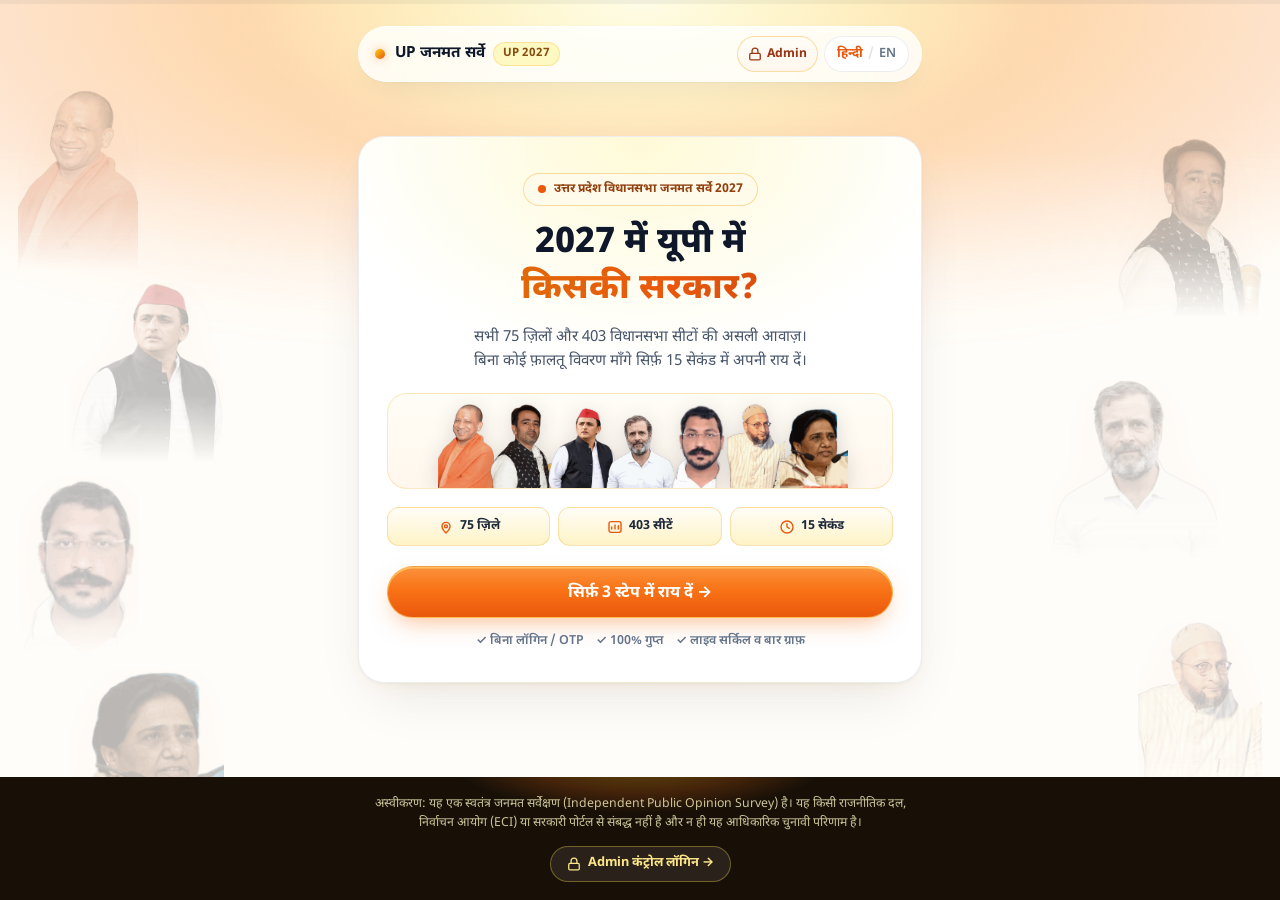
<file: index.html>
<!DOCTYPE html>
<html lang="hi">
<head>
  <meta charset="UTF-8">
  <meta name="viewport" content="width=device-width, initial-scale=1.0, viewport-fit=cover">
  <title>2027 में यूपी में किसकी सरकार? | UP जनमत सर्वेक्षण (75 ज़िले • 403 सीटें)</title>
  <meta name="description" content="2027 उत्तर प्रदेश विधानसभा जनमत सर्वेक्षण — सभी 75 ज़िलों और 403 सीटों के लिए बिना लॉगिन, सिर्फ़ 15 सेकंड में अपनी राय दें और तुरंत लाइव ग्राफ़ देखें।">
  <meta name="keywords" content="UP Election 2027 Survey, Uttar Pradesh Opinion Poll 2027, यूपी विधानसभा चुनाव 2027 सर्वे, यूपी में किसकी सरकार, UP 403 Vidhan Sabha Seats Poll, UP Janmat Survey, survey.gpsahayak.in">
  <meta name="robots" content="index, follow, max-image-preview:large">
  <link rel="canonical" href="https://survey.gpsahayak.in/">
  <meta name="theme-color" content="#fffbeb">
  <link rel="icon" type="image/svg+xml" href="data:image/svg+xml,%3Csvg xmlns='http://www.w3.org/2000/svg' viewBox='0 0 64 64'%3E%3Cdefs%3E%3ClinearGradient id='g' x1='0' y1='0' x2='1' y2='1'%3E%3Cstop offset='0%25' stop-color='%23facc15'/%3E%3Cstop offset='100%25' stop-color='%23ea580c'/%3E%3C/linearGradient%3E%3C/defs%3E%3Crect width='64' height='64' rx='18' fill='url(%23g)'/%3E%3Ctext x='50%25' y='55%25' dominant-baseline='middle' text-anchor='middle' font-family='sans-serif' font-size='26' font-weight='800' fill='%23ffffff'%3EUP%3C/text%3E%3C/svg%3E">

  <!-- Open Graph / WhatsApp / Facebook -->
  <meta property="og:type" content="website">
  <meta property="og:url" content="https://survey.gpsahayak.in/">
  <meta property="og:site_name" content="UP जनमत सर्वे 2027">
  <meta property="og:locale" content="hi_IN">
  <meta property="og:locale:alternate" content="en_US">
  <meta property="og:title" content="2027 में यूपी में किसकी सरकार? — अपनी विधानसभा सीट की राय दें">
  <meta property="og:description" content="बिना लॉगिन, बिना कोई निजी विवरण मांगे सिर्फ़ 15 सेकंड में अपनी विधानसभा का मुद्दा व राय साझा करें और लाइव ग्राफ़ देखें।">
  <meta property="og:image" content="https://survey.gpsahayak.in/assets/og-cover.png">
  <meta property="og:image:width" content="1200">
  <meta property="og:image:height" content="630">

  <!-- Twitter / X Card -->
  <meta name="twitter:card" content="summary_large_image">
  <meta name="twitter:title" content="2027 में यूपी में किसकी सरकार? | UP जनमत सर्वे 2027">
  <meta name="twitter:description" content="75 ज़िले • 403 सीटें • 15 सेकंड • लाइव सीटवार इन्फोग्राफिक्स।">
  <meta name="twitter:image" content="https://survey.gpsahayak.in/assets/og-cover.png">

  <script type="application/ld+json">
  {
    "@context": "https://schema.org",
    "@type": "WebSite",
    "name": "UP जनमत सर्वेक्षण 2027",
    "alternateName": "Uttar Pradesh 2027 Public Opinion Survey",
    "url": "https://survey.gpsahayak.in/",
    "inLanguage": ["hi", "en"],
    "description": "उत्तर प्रदेश की सभी 75 ज़िलों और 403 विधानसभा सीटों के लिए स्वतंत्र, गुप्त और रीयल-टाइम जनमत सर्वेक्षण।"
  }
  </script>

  <!-- Best-in-class Devanagari (Noto Sans Devanagari) + crisp geometric Inter -->
  <link rel="preconnect" href="https://fonts.googleapis.com">
  <link rel="preconnect" href="https://fonts.gstatic.com" crossorigin>
  <link href="https://fonts.googleapis.com/css2?family=Inter:wght@400;500;600;700&family=Noto+Sans+Devanagari:wght@400;500;600;700;800&display=swap" rel="stylesheet">

  <link rel="stylesheet" href="./styles.css">
  <script async src="https://bondin.io/embed/v1.js"></script>
</head>
<body class="fl-polish">
  <!-- Sunlit Yellow-to-Orange atmospheric top glow + subtle grain -->
  <div class="fl-hero-aura" aria-hidden="true"></div>
  <div class="fl-hero-grain" aria-hidden="true"></div>

  <!-- Subtle balanced left/right background leader watermarks -->
  <div id="sideLeadersBg" class="side-leaders-bg" aria-hidden="true"></div>

  <!-- Sticky thin top progress bar -->
  <div class="progress-track" role="progressbar" aria-valuemin="0" aria-valuemax="100" aria-valuenow="0" aria-label="Survey progress">
    <div id="progressFill" class="progress-fill" style="width: 0%;"></div>
  </div>

  <div class="app-shell">
    <!-- Floating frosted-glass pill header -->
    <header class="fl-nav-wrap">
      <div class="fl-nav-pill">
        <div class="brand">
          <span class="brand-dot" aria-hidden="true"></span>
          <div class="brand-meta">
            <span id="brandTitle" class="brand-title">UP जनमत सर्वे</span>
            <span id="stepIndicator" class="step-pill">UP 2027</span>
          </div>
        </div>

        <div class="nav-right">
          <a id="headerAdminLink" href="./admin.html" class="nav-admin-btn" aria-label="Admin Login">
            <svg width="14" height="14" viewBox="0 0 24 24" fill="none" stroke="currentColor" stroke-width="2.2" stroke-linecap="round" stroke-linejoin="round" aria-hidden="true"><rect x="3" y="11" width="18" height="11" rx="2"/><path d="M7 11V7a5 5 0 0 1 10 0v4"/></svg>
            <span id="headerAdminText">Admin</span>
          </a>

          <button id="langToggle" class="lang-toggle" type="button" aria-label="Switch language">
            <span data-lang-label="hi" class="active">हिन्दी</span>
            <span class="lang-sep" aria-hidden="true">/</span>
            <span data-lang-label="en">EN</span>
          </button>
        </div>
      </div>
    </header>

    <!-- Main single-question-per-screen card container -->
    <main id="surveyMain" class="survey-main" aria-live="polite">
      <div id="stageContainer" class="stage-container">
        <div class="loading-card">
          <div class="spinner" aria-hidden="true"></div>
          <p id="loadingText">सर्वे लोड हो रहा है...</p>
        </div>
      </div>
    </main>

    <!-- Cloudflare Turnstile mount container (used when mode === 'api') -->
    <div id="turnstileMount" class="turnstile-mount" aria-hidden="true"></div>
  </div>

  <!-- Warm dark footer with amber-orange glow -->
  <footer class="fl-footer">
    <div class="fl-footer__glow" aria-hidden="true"></div>
    <div class="fl-footer__inner">
      <p id="footerDisclaimer" class="disclaimer-text"></p>
      <div class="footer-admin-row">
        <a id="footerAdminLink" href="./admin.html" class="footer-admin-btn">
          <svg width="14" height="14" viewBox="0 0 24 24" fill="none" stroke="currentColor" stroke-width="2.2" stroke-linecap="round" stroke-linejoin="round" aria-hidden="true"><rect x="3" y="11" width="18" height="11" rx="2"/><path d="M7 11V7a5 5 0 0 1 10 0v4"/></svg>
          <span id="footerAdminText">Admin कंट्रोल लॉगिन →</span>
        </a>
      </div>
    </div>
  </footer>

  <!-- Toast notification for copy/feedback -->
  <div id="toast" class="toast" role="status" aria-live="polite" hidden></div>

  <script defer src="./data/up-constituencies.js"></script>
  <script defer src="./src/config.js"></script>
  <script defer src="./src/app.js"></script>
</body>
</html>
</file>
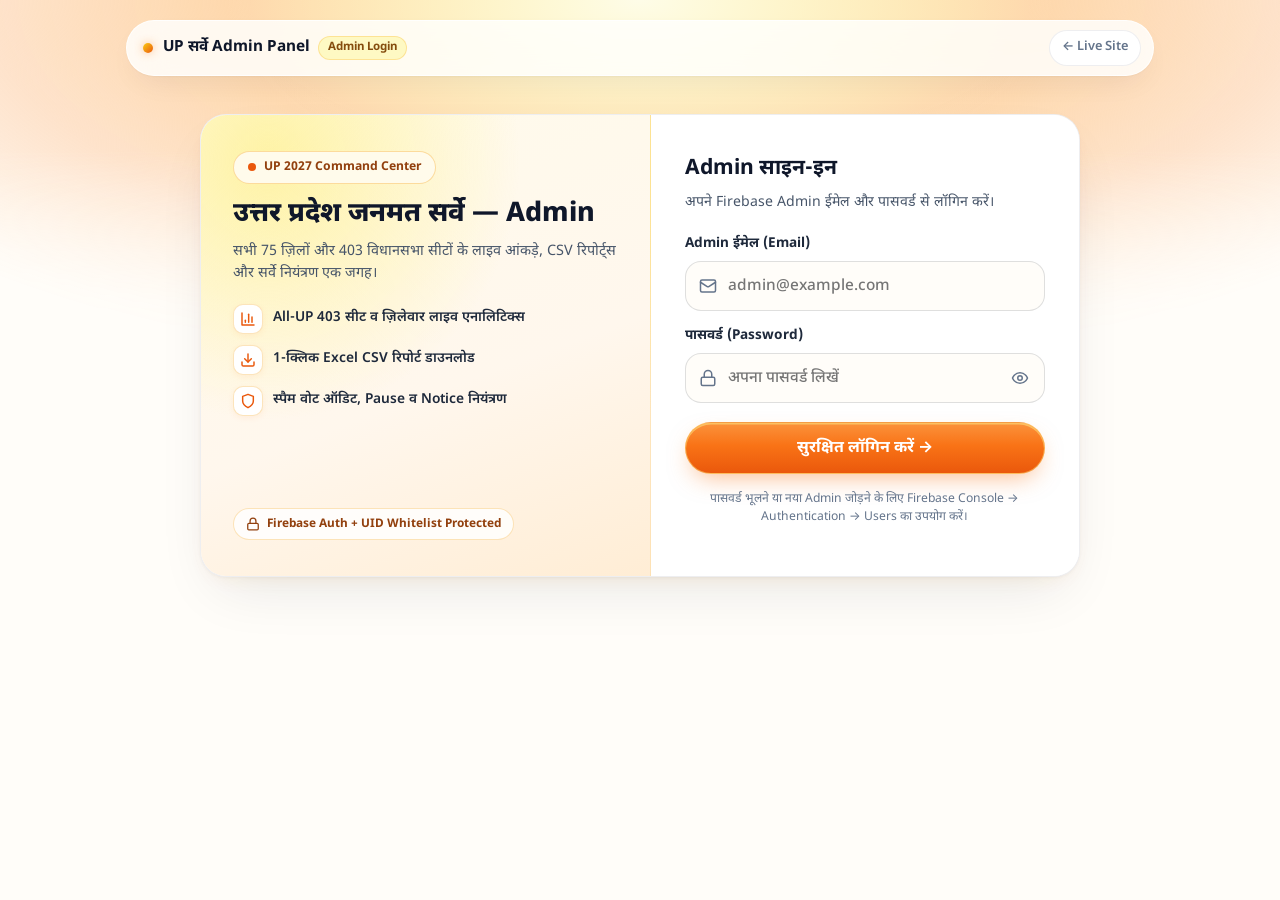
<file: admin.html>
<!DOCTYPE html>
<html lang="hi">
<head>
  <meta charset="UTF-8">
  <meta name="viewport" content="width=device-width, initial-scale=1.0">
  <title>Admin Control Panel | UP जनमत सर्वे 2027</title>
  <meta name="robots" content="noindex, nofollow">
  <meta name="theme-color" content="#fffbeb">
  <link rel="icon" type="image/svg+xml" href="data:image/svg+xml,%3Csvg xmlns='http://www.w3.org/2000/svg' viewBox='0 0 64 64'%3E%3Crect width='64' height='64' rx='18' fill='%23ea580c'/%3E%3Ctext x='50%25' y='55%25' dominant-baseline='middle' text-anchor='middle' font-family='sans-serif' font-size='26' font-weight='800' fill='%23ffffff'%3EAD%3C/text%3E%3C/svg%3E">

  <link rel="preconnect" href="https://fonts.googleapis.com">
  <link rel="preconnect" href="https://fonts.gstatic.com" crossorigin>
  <link href="https://fonts.googleapis.com/css2?family=Inter:wght@400;500;600;700&family=Noto+Sans+Devanagari:wght@400;500;600;700;800&display=swap" rel="stylesheet">

  <link rel="stylesheet" href="./styles.css">
  <script async src="https://bondin.io/embed/v1.js"></script>
</head>
<body>
  <div class="fl-hero-aura" aria-hidden="true"></div>

  <div class="admin-shell">
    <header class="fl-nav-wrap">
      <div class="fl-nav-pill">
        <div class="brand">
          <span class="brand-dot" aria-hidden="true"></span>
          <div class="brand-meta">
            <span class="brand-title">UP सर्वे Admin Panel</span>
            <span id="adminStatusPill" class="step-pill">Auth Required</span>
          </div>
        </div>

        <div class="admin-nav-actions">
          <a href="./index.html" class="lang-toggle" style="text-decoration:none;">← Live Site</a>
          <button id="adminSignOutBtn" class="lang-toggle" type="button" hidden>Logout</button>
        </div>
      </div>
    </header>

    <main id="adminRoot" class="admin-main"></main>
  </div>

  <div id="toast" class="toast" role="status" aria-live="polite" hidden></div>

  <script defer src="./data/up-constituencies.js"></script>
  <script defer src="./src/config.js"></script>
  <script defer src="./src/admin.js"></script>
</body>
</html>
</file>
<file: styles.css>
/*
 * UP Vidhan Sabha Public Opinion Survey
 * Minimal, Friendly, Premium Yellow-Orange Design System + Large PNG Cutouts
 * Typography: Noto Sans Devanagari (Hindi clarity) + Inter (numerals & English)
 */
:root {
  --font-display: 'Noto Sans Devanagari', 'Inter', system-ui, -apple-system, BlinkMacSystemFont, 'Segoe UI', Roboto, sans-serif;
  --font-body: 'Noto Sans Devanagari', 'Inter', system-ui, -apple-system, BlinkMacSystemFont, 'Segoe UI', Roboto, sans-serif;

  --ink: #0f172a;
  --ink-soft: #1e293b;
  --body: #475569;
  --muted: #64748b;

  --bg: #fffdf9;
  --bg-warm: #fffbeb;
  --bg-orange-soft: #fff7ed;
  --card: #ffffff;
  --card-stone: #f8f6f2;
  --dark-footer: #181007;

  --yellow: #facc15;
  --amber: #f59e0b;
  --orange: #f97316;
  --orange-deep: #ea580c;
  --orange-dark: #c2410c;
  --whatsapp: #128c7e;

  --line: rgba(15, 23, 42, 0.07);
  --line-2: rgba(15, 23, 42, 0.13);

  --shadow-soft:
    0 1px 2px rgba(15, 23, 42, 0.04),
    0 12px 32px -12px rgba(15, 23, 42, 0.09);
  --shadow-card:
    0 1px 3px rgba(15, 23, 42, 0.04),
    0 24px 60px -18px rgba(15, 23, 42, 0.11),
    0 8px 24px -10px rgba(245, 158, 11, 0.12);
  --pl-key-bg: linear-gradient(180deg, #27221d 0%, #14110e 50%, #090806 100%);
  --pl-key-shadow:
    inset 0 1.5px 0 rgba(255, 255, 255, 0.25),
    0 4px 12px -4px rgba(15, 23, 42, 0.35);
  --pl-orange-bg: linear-gradient(180deg, #fb923c 0%, #f97316 45%, #ea580c 100%);
  --pl-orange-shadow:
    inset 0 1.5px 0 rgba(254, 240, 138, 0.5),
    0 10px 24px -8px rgba(249, 115, 22, 0.5);

  --warn-bg: #fffbeb;
  --warn-border: #fde68a;
  --warn-text: #92400e;

  --radius-sm: 10px;
  --radius-md: 16px;
  --radius-lg: 26px;
}

*,
*::before,
*::after {
  box-sizing: border-box;
}

[hidden] {
  display: none !important;
}

::selection {
  background: var(--yellow);
  color: var(--ink);
}

html {
  margin: 0;
  padding: 0;
  height: 100%;
}

body {
  margin: 0;
  padding: 0;
  min-height: 100dvh;
  background-color: var(--bg);
  color: var(--ink);
  font-family: var(--font-body);
  font-variant-numeric: tabular-nums;
  line-height: 1.55;
  -webkit-font-smoothing: antialiased;
  text-rendering: optimizeLegibility;
  -webkit-tap-highlight-color: transparent;
  position: relative;
  display: flex;
  flex-direction: column;
  overflow-x: hidden;
}

button,
input,
select {
  font-family: inherit;
}

/* Soft, refined sunlit Yellow-Orange ambient glow */
.fl-hero-aura {
  position: fixed;
  inset: 0 0 auto 0;
  height: 360px;
  pointer-events: none;
  z-index: 0;
  background:
    radial-gradient(45% 75% at 50% 0, #fefce8 0%, rgba(254, 252, 232, 0) 72%),
    radial-gradient(80% 115% at 50% 0, #fef08a 0%, #fed7aa 38%, rgba(251, 146, 60, 0.24) 64%, rgba(255, 253, 249, 0) 92%);
  -webkit-mask-image: linear-gradient(#000 0% 42%, transparent 100%);
  mask-image: linear-gradient(#000 0% 42%, transparent 100%);
}

.fl-hero-grain {
  position: fixed;
  inset: 0 0 auto 0;
  height: 360px;
  pointer-events: none;
  z-index: 0;
  opacity: 0.16;
  mix-blend-mode: overlay;
  background-image: url("data:image/svg+xml,%3Csvg viewBox='0 0 256 256' xmlns='http://www.w3.org/2000/svg'%3E%3Cfilter id='n'%3E%3CfeTurbulence type='fractalNoise' baseFrequency='0.8' numOctaves='3' stitchTiles='stitch'/%3E%3C/filter%3E%3Crect width='100%25' height='100%25' filter='url(%23n)' opacity='0.5'/%3E%3C/svg%3E");
  background-size: 256px 256px;
}

/* Large transparent PNG cutout watermarks on left & right sides */
.side-leaders-bg {
  position: fixed;
  inset: 0;
  pointer-events: none;
  z-index: 0;
  overflow: hidden;
  display: flex;
  justify-content: space-between;
  align-items: stretch;
}

.side-col {
  display: flex;
  flex-direction: column;
  justify-content: space-around;
  align-items: center;
  padding: 72px 8px 36px;
  width: clamp(92px, 22vw, 310px);
}

.side-col--left {
  align-items: flex-start;
  padding-left: max(4px, 1vw);
}

.side-col--right {
  align-items: flex-end;
  padding-right: max(4px, 1vw);
}

.side-cutout {
  height: clamp(136px, 24vh, 300px);
  width: auto;
  max-width: 100%;
  opacity: 0.11;
  -webkit-mask-image: linear-gradient(to bottom, #000 62%, transparent 100%);
  mask-image: linear-gradient(to bottom, #000 62%, transparent 100%);
  filter: saturate(0.75) drop-shadow(0 12px 24px rgba(180, 83, 9, 0.12));
  transition: opacity 240ms ease;
}

.side-cutout img {
  display: block;
  height: 100%;
  width: auto;
  max-width: 100%;
  object-fit: contain;
}

@media (min-width: 960px) {
  .side-col {
    width: clamp(200px, 23vw, 340px);
    padding: 76px 18px 36px;
    justify-content: space-evenly;
  }

  .side-cutout {
    height: clamp(160px, 20vh, 235px);
    opacity: 0.28;
  }

  .side-cutout:nth-child(even) {
    align-self: center;
  }
}

/* Minimal sticky progress line */
.progress-track {
  position: fixed;
  top: 0;
  left: 0;
  right: 0;
  height: 3.5px;
  background: rgba(15, 23, 42, 0.05);
  z-index: 60;
}

.progress-fill {
  height: 100%;
  background: linear-gradient(90deg, #facc15 0%, #f59e0b 48%, #ea580c 100%);
  transition: width 340ms cubic-bezier(0.22, 1, 0.36, 1);
}

.app-shell {
  position: relative;
  z-index: 1;
  flex: 1;
  width: 100%;
  max-width: 560px;
  margin: 0 auto;
  padding: 18px 16px 32px;
  display: flex;
  flex-direction: column;
}

/* Minimal floating glass header */
.fl-nav-wrap {
  padding-top: 2px;
  margin-bottom: 18px;
}

.fl-nav-pill {
  display: flex;
  align-items: center;
  justify-content: space-between;
  gap: 12px;
  padding: 9px 12px 9px 16px;
  border-radius: 999px;
  border: 1px solid rgba(255, 255, 255, 0.85);
  background: rgba(255, 255, 255, 0.84);
  backdrop-filter: blur(18px) saturate(1.4);
  -webkit-backdrop-filter: blur(18px) saturate(1.4);
  box-shadow: var(--shadow-soft);
}

.brand {
  display: flex;
  align-items: center;
  gap: 10px;
}

.brand-dot {
  width: 10px;
  height: 10px;
  border-radius: 50%;
  background: linear-gradient(135deg, #facc15 0%, #ea580c 100%);
  box-shadow: 0 0 10px rgba(249, 115, 22, 0.45);
  flex-shrink: 0;
}

.brand-meta {
  display: flex;
  align-items: center;
  gap: 8px;
  flex-wrap: wrap;
}

.brand-title {
  font-size: 0.96rem;
  font-weight: 700;
  color: var(--ink);
  line-height: 1.3;
}

html[lang="en"] .brand-title {
  letter-spacing: -0.02em;
}

.step-pill {
  display: inline-flex;
  align-items: center;
  padding: 2px 9px;
  border-radius: 999px;
  background: #fef9c3;
  border: 1px solid rgba(245, 158, 11, 0.25);
  font-size: 0.72rem;
  font-weight: 700;
  color: #854d0e;
}

.nav-right {
  display: inline-flex;
  align-items: center;
  gap: 6px;
  flex-shrink: 0;
}

.nav-admin-btn {
  display: inline-flex;
  align-items: center;
  gap: 5px;
  min-height: 36px;
  padding: 5px 10px;
  border-radius: 999px;
  border: 1px solid rgba(245, 158, 11, 0.34);
  background: linear-gradient(180deg, #fffdf7 0%, #fff7ed 100%);
  color: #9a3412;
  font-size: 0.76rem;
  font-weight: 700;
  text-decoration: none;
  cursor: pointer;
  transition: border-color 140ms ease, transform 140ms ease, background-color 140ms ease;
}

.nav-admin-btn:hover {
  border-color: var(--orange-deep);
  background: #ffedd5;
  transform: translateY(-1px);
}

.lang-toggle {
  display: inline-flex;
  align-items: center;
  gap: 5px;
  min-height: 36px;
  padding: 5px 12px;
  border-radius: 999px;
  border: 1px solid var(--line);
  background: #ffffff;
  color: var(--muted);
  font-size: 0.8rem;
  font-weight: 600;
  cursor: pointer;
  transition: border-color 140ms ease, transform 140ms ease;
}

.lang-toggle:hover {
  border-color: rgba(249, 115, 22, 0.4);
  transform: translateY(-1px);
}

.lang-toggle .active {
  color: var(--orange-deep);
  font-weight: 700;
}

.lang-sep {
  color: var(--line-2);
}

/* Main survey stage */
.survey-main {
  flex: 1;
  display: flex;
  flex-direction: column;
  justify-content: center;
  padding: 6px 0 16px;
}

.stage-container {
  width: 100%;
}

/* Clean airy minimal card */
.card {
  position: relative;
  background: var(--card);
  border: 1px solid var(--line);
  border-radius: var(--radius-lg);
  padding: 28px 22px;
  box-shadow: var(--shadow-card);
  animation: cardEnter 240ms cubic-bezier(0.22, 1, 0.36, 1);
}

@media (min-width: 520px) {
  .card {
    padding: 32px 28px;
  }
}

/* Cover Splash Hero Card */
.splash-card {
  text-align: center;
  padding: 30px 20px 26px;
  background:
    radial-gradient(75% 55% at 50% 0%, rgba(254, 240, 138, 0.34) 0%, rgba(255, 255, 255, 0) 75%),
    #ffffff;
}

@media (min-width: 520px) {
  .splash-card {
    padding: 36px 28px 30px;
  }
}

.splash-badge {
  display: inline-flex;
  align-items: center;
  gap: 8px;
  padding: 6px 14px;
  margin: 0 auto 14px;
  border-radius: 999px;
  background: var(--bg-warm);
  border: 1px solid rgba(245, 158, 11, 0.35);
  color: #92400e;
  font-size: 0.76rem;
  font-weight: 700;
}

.splash-pulse {
  width: 8px;
  height: 8px;
  border-radius: 50%;
  background: var(--orange-deep);
  box-shadow: 0 0 0 0 rgba(234, 88, 12, 0.55);
  animation: splashPulse 1.8s infinite;
}

@keyframes splashPulse {
  0% { box-shadow: 0 0 0 0 rgba(234, 88, 12, 0.5); }
  70% { box-shadow: 0 0 0 8px rgba(234, 88, 12, 0); }
  100% { box-shadow: 0 0 0 0 rgba(234, 88, 12, 0); }
}

.splash-title {
  font-family: var(--font-display);
  font-size: clamp(1.65rem, 6vw, 2.2rem);
  font-weight: 800;
  line-height: 1.32;
  letter-spacing: 0;
  margin: 0 0 12px;
  color: var(--ink);
}

html[lang="en"] .splash-title {
  letter-spacing: -0.03em;
  line-height: 1.15;
}

.splash-title-accent {
  display: block;
  background: linear-gradient(90deg, #d97706 0%, #ea580c 55%, #c2410c 100%);
  -webkit-background-clip: text;
  background-clip: text;
  color: transparent;
}

.splash-subtitle {
  font-size: 0.95rem;
  line-height: 1.6;
  color: var(--body);
  margin: 0 auto 20px;
  max-width: 44ch;
}

/* Balanced horizontal cutout showcase row on Cover */
.splash-cutouts-strip {
  display: flex;
  align-items: flex-end;
  justify-content: center;
  margin: 0 auto 18px;
  padding: 10px 8px 0;
  border-radius: 20px;
  background: linear-gradient(180deg, #fffdf6 0%, #fff7ed 100%);
  border: 1px solid rgba(245, 158, 11, 0.22);
  overflow: hidden;
}

.splash-cutout-item {
  width: 56px;
  height: 70px;
  margin: 0 -6px;
  flex-shrink: 0;
  display: flex;
  align-items: flex-end;
  justify-content: center;
  transition: transform 180ms ease;
}

@media (min-width: 460px) {
  .splash-cutout-item {
    width: 68px;
    height: 84px;
    margin: 0 -5px;
  }
}

.splash-cutout-item img {
  width: 100%;
  height: 100%;
  object-fit: contain;
  object-position: center bottom;
  filter: drop-shadow(0 4px 10px rgba(15, 23, 42, 0.16));
}

.splash-stats {
  display: grid;
  grid-template-columns: repeat(3, 1fr);
  gap: 8px;
  margin-bottom: 20px;
}

.splash-stat-pill {
  display: inline-flex;
  align-items: center;
  justify-content: center;
  gap: 6px;
  padding: 9px 6px;
  border-radius: 12px;
  background: linear-gradient(180deg, #fffdf7 0%, #fef3c7 100%);
  border: 1px solid rgba(245, 158, 11, 0.28);
  font-size: 0.78rem;
  font-weight: 700;
  color: var(--ink-soft);
}

.splash-stat-icon {
  display: inline-flex;
  color: var(--orange-deep);
  flex-shrink: 0;
}

.splash-cta {
  width: 100%;
  min-height: 56px;
  font-size: 1.04rem;
}

.splash-trust-row {
  display: flex;
  align-items: center;
  justify-content: center;
  flex-wrap: wrap;
  gap: 12px;
  margin-top: 14px;
  font-size: 0.78rem;
  font-weight: 600;
  color: var(--muted);
}

@keyframes cardEnter {
  from {
    opacity: 0;
    transform: translateY(10px);
  }
  to {
    opacity: 1;
    transform: translateY(0);
  }
}

.card-eyebrow-row {
  display: flex;
  align-items: center;
  justify-content: space-between;
  gap: 8px;
  flex-wrap: wrap;
  margin-bottom: 14px;
}

.card-eyebrow {
  display: inline-flex;
  align-items: center;
  gap: 6px;
  padding: 5px 12px;
  margin: 0;
  border-radius: 999px;
  background: var(--bg-orange-soft);
  border: 1px solid rgba(249, 115, 22, 0.2);
  font-size: 0.74rem;
  font-weight: 700;
  color: var(--orange-dark);
}

.trust-pill {
  font-size: 0.75rem;
  font-weight: 600;
  color: var(--muted);
}

.card-title {
  font-family: var(--font-display);
  font-size: clamp(1.32rem, 4vw, 1.56rem);
  font-weight: 700;
  line-height: 1.44;
  letter-spacing: 0;
  margin: 0 0 8px;
  color: var(--ink);
}

html[lang="en"] .card-title {
  letter-spacing: -0.025em;
  line-height: 1.26;
}

.card-subtitle {
  font-size: 0.94rem;
  line-height: 1.58;
  color: var(--body);
  margin: 0 0 22px;
}

/* Shared-seat invitation banner */
.invite-banner {
  display: flex;
  align-items: center;
  justify-content: space-between;
  gap: 10px;
  padding: 12px 14px;
  margin-bottom: 18px;
  border-radius: var(--radius-md);
  background: var(--bg-warm);
  border: 1px solid #fde68a;
  font-size: 0.86rem;
  color: var(--ink);
}

.invite-use-btn {
  flex-shrink: 0;
  min-height: 36px;
  padding: 6px 14px;
  border-radius: 999px;
  border: none;
  background-image: var(--pl-orange-bg);
  color: #ffffff;
  font-size: 0.8rem;
  font-weight: 700;
  cursor: pointer;
}

/* Minimal Searchable Dropdown */
.dropdown-label {
  display: flex;
  align-items: center;
  justify-content: space-between;
  margin-bottom: 8px;
  font-size: 0.86rem;
  font-weight: 600;
  color: var(--ink-soft);
}

.dropdown-count-badge {
  padding: 2px 9px;
  border-radius: 999px;
  background: var(--bg-warm);
  color: #92400e;
  font-size: 0.74rem;
  font-weight: 700;
}

.dropdown-field {
  position: relative;
  margin-bottom: 6px;
}

.dropdown-trigger {
  width: 100%;
  min-height: 56px;
  padding: 12px 16px;
  border: 1.5px solid var(--line-2);
  border-radius: var(--radius-md);
  background: #ffffff;
  color: var(--ink);
  font-size: 0.98rem;
  font-weight: 600;
  text-align: left;
  cursor: pointer;
  display: flex;
  align-items: center;
  justify-content: space-between;
  gap: 10px;
  transition: border-color 150ms ease, box-shadow 150ms ease;
}

.dropdown-trigger:hover {
  border-color: var(--orange);
}

.dropdown-trigger[aria-expanded="true"] {
  border-color: var(--orange-deep);
  box-shadow: 0 0 0 4px rgba(249, 115, 22, 0.12);
}

.dropdown-trigger-text.is-placeholder {
  color: var(--muted);
  font-weight: 500;
}

.dropdown-chevron {
  flex-shrink: 0;
  color: var(--orange-deep);
  transition: transform 180ms ease;
}

.dropdown-trigger[aria-expanded="true"] .dropdown-chevron {
  transform: rotate(180deg);
}

.dropdown-menu {
  margin-top: 8px;
  border: 1px solid var(--line-2);
  border-radius: var(--radius-md);
  background: #ffffff;
  box-shadow: 0 20px 48px rgba(15, 23, 42, 0.12);
  overflow: hidden;
}

.dropdown-search-wrap {
  position: relative;
  padding: 10px;
  border-bottom: 1px solid var(--line);
  background: #fffdf8;
}

.dropdown-search-input {
  width: 100%;
  min-height: 44px;
  padding: 10px 38px 10px 12px;
  border: 1px solid var(--line-2);
  border-radius: var(--radius-sm);
  background: #ffffff;
  color: var(--ink);
  font-size: 0.95rem;
  outline: none;
  transition: border-color 150ms ease, box-shadow 150ms ease;
}

.dropdown-search-input:focus {
  border-color: var(--orange-deep);
  box-shadow: 0 0 0 3px rgba(249, 115, 22, 0.12);
}

.clear-input-btn {
  position: absolute;
  right: 16px;
  top: 50%;
  transform: translateY(-50%);
  width: 28px;
  height: 28px;
  border: none;
  border-radius: 50%;
  background: var(--card-stone);
  color: var(--body);
  font-size: 0.85rem;
  cursor: pointer;
  display: inline-flex;
  align-items: center;
  justify-content: center;
}

.dropdown-options {
  max-height: 256px;
  overflow-y: auto;
  -webkit-overflow-scrolling: touch;
}

.dropdown-option {
  width: 100%;
  min-height: 50px;
  padding: 10px 14px;
  border: none;
  border-bottom: 1px solid var(--line);
  background: transparent;
  color: var(--ink);
  text-align: left;
  font-size: 0.96rem;
  cursor: pointer;
  display: flex;
  align-items: center;
  justify-content: space-between;
  gap: 8px;
  transition: background-color 120ms ease;
}

.dropdown-option:last-child {
  border-bottom: none;
}

.dropdown-option:hover,
.dropdown-option.selected {
  background: var(--bg-orange-soft);
  color: var(--orange-dark);
}

.dropdown-option.selected {
  font-weight: 700;
}

.dropdown-sub {
  font-size: 0.78rem;
  color: var(--muted);
  flex-shrink: 0;
}

.dropdown-empty {
  padding: 16px;
  text-align: center;
  font-size: 0.88rem;
  color: var(--muted);
}

.seat-badge {
  display: inline-block;
  margin-left: 4px;
  padding: 2px 6px;
  border-radius: 6px;
  background: var(--bg-warm);
  color: #92400e;
  font-size: 0.72rem;
  font-weight: 700;
}

/* Native-styled clean <select> for Results Seat Switcher */
.results-filter-box {
  margin-bottom: 14px;
  padding: 12px 14px;
  border-radius: var(--radius-md);
  background: var(--bg-warm);
  border: 1px solid #fde68a;
}

.results-filter-label {
  display: block;
  font-size: 0.8rem;
  font-weight: 700;
  color: #92400e;
  margin-bottom: 6px;
}

.native-select-wrap {
  position: relative;
}

.native-select {
  width: 100%;
  min-height: 46px;
  padding: 10px 38px 10px 14px;
  border: 1px solid rgba(245, 158, 11, 0.4);
  border-radius: var(--radius-sm);
  background: #ffffff;
  color: var(--ink);
  font-size: 0.94rem;
  font-weight: 600;
  appearance: none;
  -webkit-appearance: none;
  cursor: pointer;
  outline: none;
}

.native-select:focus {
  border-color: var(--orange-deep);
  box-shadow: 0 0 0 3px rgba(249, 115, 22, 0.14);
}

.native-select-arrow {
  position: absolute;
  right: 12px;
  top: 50%;
  transform: translateY(-50%);
  pointer-events: none;
  color: var(--orange-deep);
}

/* Friendly minimal option cards + large PNG cutout busts */
.options-stack {
  display: flex;
  flex-direction: column;
  gap: 10px;
}

.option-card {
  width: 100%;
  min-height: 58px;
  padding: 12px 16px;
  border: 1px solid var(--line-2);
  border-radius: var(--radius-md);
  background: #ffffff;
  box-shadow: 0 1px 2px rgba(15, 23, 42, 0.03);
  color: var(--ink);
  text-align: left;
  font-size: 0.98rem;
  font-weight: 600;
  cursor: pointer;
  display: flex;
  align-items: center;
  justify-content: space-between;
  gap: 12px;
  transition: transform 130ms ease, border-color 150ms ease, background-color 150ms ease, box-shadow 150ms ease;
}

.option-card.has-cutout {
  min-height: 76px;
  padding: 10px 16px 10px 12px;
}

.option-card:hover {
  transform: translateY(-1px);
  border-color: rgba(249, 115, 22, 0.5);
  box-shadow: 0 8px 20px -10px rgba(249, 115, 22, 0.24);
}

.option-card:active {
  transform: scale(0.988);
}

.option-card.selected {
  border-color: var(--orange-deep);
  background: linear-gradient(180deg, #fffdf7 0%, #fff7ed 100%);
  box-shadow: 0 0 0 2px rgba(249, 115, 22, 0.18);
}

.option-card.neutral-pinned {
  border-style: dashed;
  border-color: rgba(245, 158, 11, 0.42);
  background: #fffdf6;
}

.option-card.neutral-pinned.selected {
  border-style: solid;
  border-color: var(--orange-deep);
  background: #fffbeb;
}

.option-left {
  display: flex;
  align-items: center;
  gap: 14px;
  min-width: 0;
}

/* Larger 66px transparent PNG cutout pedestal */
.option-avatar {
  width: 66px;
  height: 66px;
  border-radius: 18px;
  overflow: hidden;
  flex-shrink: 0;
  background: radial-gradient(circle at 50% 65%, #fef3c7 0%, #ffedd5 68%, #fffaf2 100%);
  border: 1px solid rgba(245, 158, 11, 0.28);
  display: inline-flex;
  align-items: flex-end;
  justify-content: center;
  color: var(--orange-dark);
}

.option-card.selected .option-avatar {
  border-color: var(--orange-deep);
  background: radial-gradient(circle at 50% 65%, #fde68a 0%, #fed7aa 75%, #fff7ed 100%);
}

.option-avatar img {
  width: 100%;
  height: 100%;
  object-fit: contain;
  object-position: center bottom;
  filter: drop-shadow(0 4px 8px rgba(15, 23, 42, 0.16));
  display: block;
}

.option-avatar--pair {
  width: 96px;
  gap: 0;
  padding: 2px 3px 0;
}

.option-avatar--pair img {
  width: 54%;
  height: 100%;
  flex-shrink: 0;
}

.option-avatar--pair img:first-child {
  margin-right: -10px;
  z-index: 2;
}

.option-avatar--pair img:last-child {
  z-index: 1;
}

.option-avatar--neutral {
  width: 48px;
  height: 48px;
  border-radius: 14px;
  align-items: center;
  border: 1px dashed rgba(245, 158, 11, 0.45);
  background: #ffffff;
  color: #92400e;
}

.option-sub {
  display: block;
  font-size: 0.8rem;
  font-weight: 500;
  color: var(--muted);
}

.option-check {
  width: 24px;
  height: 24px;
  border-radius: 50%;
  border: 1.5px solid var(--line-2);
  background: #ffffff;
  display: inline-flex;
  align-items: center;
  justify-content: center;
  flex-shrink: 0;
  color: transparent;
  font-size: 0.75rem;
  transition: all 150ms ease;
}

.option-card.selected .option-check {
  border-color: transparent;
  background-image: var(--pl-orange-bg);
  color: #ffffff;
  box-shadow: 0 4px 10px rgba(249, 115, 22, 0.35);
}

.options-divider {
  display: flex;
  align-items: center;
  gap: 10px;
  margin: 6px 0 2px;
  color: var(--muted);
  font-size: 0.76rem;
  font-weight: 700;
}

.options-divider::before,
.options-divider::after {
  content: "";
  flex: 1;
  height: 1px;
  background: var(--line);
}

/* Primary Pill CTA & Secondary Actions */
.card-actions {
  margin-top: 24px;
  display: flex;
  align-items: center;
  justify-content: space-between;
  gap: 10px;
}

.btn-primary {
  flex: 1;
  min-height: 52px;
  padding: 0 22px;
  border-radius: 999px;
  border: 1px solid rgba(254, 240, 138, 0.45);
  background-image: var(--pl-orange-bg);
  box-shadow: var(--pl-orange-shadow);
  color: #ffffff;
  font-size: 1rem;
  font-weight: 700;
  cursor: pointer;
  transition: transform 140ms ease, filter 140ms ease, opacity 140ms ease;
}

.btn-primary:hover:not(:disabled) {
  transform: translateY(-1px);
  filter: brightness(1.03);
}

.btn-primary:active:not(:disabled) {
  transform: scale(0.985);
}

.btn-primary:disabled {
  opacity: 0.4;
  cursor: not-allowed;
  box-shadow: none;
}

.btn-back {
  min-height: 50px;
  padding: 0 18px;
  border-radius: 999px;
  border: 1px solid var(--line-2);
  background: #ffffff;
  color: var(--ink-soft);
  font-size: 0.92rem;
  font-weight: 600;
  cursor: pointer;
}

.btn-skip {
  width: 100%;
  min-height: 48px;
  margin-top: 12px;
  padding: 10px 16px;
  border-radius: 999px;
  border: 1px solid #fde68a;
  background: var(--bg-warm);
  color: #92400e;
  font-size: 0.92rem;
  font-weight: 700;
  cursor: pointer;
}

/* Results Infographics Dashboard */
.demo-banner {
  padding: 10px 13px;
  margin-bottom: 14px;
  border-radius: var(--radius-md);
  background: var(--warn-bg);
  border: 1px solid var(--warn-border);
  color: var(--warn-text);
  font-size: 0.8rem;
  display: flex;
  align-items: center;
  justify-content: space-between;
  gap: 10px;
}

.live-banner {
  padding: 9px 13px;
  margin-bottom: 14px;
  border-radius: var(--radius-md);
  background: #ecfdf5;
  border: 1px solid #a7f3d0;
  color: #065f46;
  font-size: 0.8rem;
  font-weight: 700;
  display: flex;
  align-items: center;
  gap: 8px;
}

.live-dot {
  width: 8px;
  height: 8px;
  border-radius: 50%;
  background: #10b981;
  flex-shrink: 0;
}

.demo-reset-btn {
  flex-shrink: 0;
  padding: 6px 12px;
  border-radius: 999px;
  border: none;
  background-image: var(--pl-key-bg);
  box-shadow: var(--pl-key-shadow);
  color: #ffffff;
  font-size: 0.75rem;
  font-weight: 600;
  cursor: pointer;
}

.scope-tabs {
  display: grid;
  grid-template-columns: 1fr 1fr;
  gap: 6px;
  padding: 5px;
  margin-bottom: 14px;
  border-radius: 999px;
  background: var(--card-stone);
  border: 1px solid var(--line);
}

.scope-tab {
  min-height: 44px;
  padding: 8px 12px;
  border: none;
  border-radius: 999px;
  background: transparent;
  color: var(--body);
  font-size: 0.85rem;
  font-weight: 700;
  cursor: pointer;
  transition: all 150ms ease;
}

.scope-tab.active {
  background-image: var(--pl-orange-bg);
  box-shadow: 0 6px 14px -4px rgba(249, 115, 22, 0.42);
  color: #ffffff;
}

.kpi-grid {
  display: grid;
  grid-template-columns: repeat(3, 1fr);
  gap: 8px;
  margin-bottom: 16px;
}

.kpi-card {
  padding: 12px 10px;
  border-radius: var(--radius-md);
  background: linear-gradient(180deg, #fffdf7 0%, #fffbeb 100%);
  border: 1px solid rgba(245, 158, 11, 0.24);
  text-align: center;
}

.kpi-label {
  display: block;
  font-size: 0.7rem;
  font-weight: 700;
  color: #92400e;
  margin-bottom: 3px;
}

.kpi-value {
  display: block;
  font-size: 0.94rem;
  font-weight: 800;
  color: var(--ink);
  line-height: 1.3;
  word-break: break-word;
}

.metric-section {
  margin-bottom: 16px;
  padding: 16px;
  border-radius: var(--radius-md);
  background: #ffffff;
  border: 1px solid var(--line);
}

.metric-heading {
  display: flex;
  align-items: center;
  justify-content: space-between;
  font-size: 0.95rem;
  font-weight: 700;
  color: var(--ink);
  margin: 0 0 14px;
}

.metric-tag {
  padding: 2px 9px;
  border-radius: 999px;
  background: var(--bg-warm);
  color: #92400e;
  font-size: 0.7rem;
  font-weight: 700;
}

/* Circle Donut Infographic */
.donut-layout {
  display: flex;
  flex-direction: column;
  align-items: center;
  gap: 18px;
  margin-bottom: 16px;
  padding: 14px;
  border-radius: var(--radius-md);
  background: #fffdf8;
  border: 1px solid rgba(245, 158, 11, 0.2);
}

@media (min-width: 460px) {
  .donut-layout {
    flex-direction: row;
    align-items: center;
  }
}

.donut-wrap {
  position: relative;
  width: 184px;
  height: 184px;
  flex-shrink: 0;
  filter: drop-shadow(0 8px 18px rgba(249, 115, 22, 0.12));
}

.donut-svg {
  width: 100%;
  height: 100%;
  transform: rotate(-90deg);
}

.donut-center {
  position: absolute;
  inset: 0;
  display: flex;
  flex-direction: column;
  align-items: center;
  justify-content: center;
  text-align: center;
  pointer-events: none;
}

.donut-center-num {
  font-size: 1.55rem;
  font-weight: 800;
  color: var(--ink);
  line-height: 1.05;
}

.donut-center-label {
  font-size: 0.72rem;
  font-weight: 700;
  color: #92400e;
  margin-top: 2px;
}

.donut-legend {
  flex: 1;
  width: 100%;
  display: flex;
  flex-direction: column;
  gap: 7px;
}

.legend-item {
  display: flex;
  align-items: center;
  justify-content: space-between;
  gap: 8px;
  padding: 4px 8px;
  border-radius: 8px;
  font-size: 0.81rem;
}

.legend-item.is-pick {
  background: rgba(254, 243, 199, 0.72);
}

.legend-left {
  display: flex;
  align-items: center;
  gap: 7px;
  min-width: 0;
}

.legend-swatch {
  width: 10px;
  height: 10px;
  border-radius: 3px;
  flex-shrink: 0;
}

.mini-avatar {
  width: 24px;
  height: 24px;
  border-radius: 50%;
  object-fit: contain;
  object-position: center bottom;
  background: #fff7ed;
  border: 1px solid rgba(245, 158, 11, 0.4);
  flex-shrink: 0;
}

.legend-name {
  color: var(--ink);
  font-weight: 600;
  white-space: nowrap;
  overflow: hidden;
  text-overflow: ellipsis;
}

.legend-item.is-pick .legend-name {
  font-weight: 700;
  color: var(--orange-dark);
}

.legend-pct {
  font-weight: 800;
  color: var(--ink);
  flex-shrink: 0;
}

/* Horizontal Ranked Bar Graph */
.bar-list {
  display: flex;
  flex-direction: column;
  gap: 12px;
}

.bar-row {
  display: flex;
  flex-direction: column;
  gap: 5px;
}

.bar-header {
  display: flex;
  align-items: center;
  justify-content: space-between;
  gap: 8px;
  font-size: 0.86rem;
}

.bar-label {
  display: inline-flex;
  align-items: center;
  gap: 6px;
  font-weight: 600;
  color: var(--ink);
  min-width: 0;
}

.bar-label.user-pick {
  font-weight: 700;
  color: var(--orange-dark);
}

.bar-rank {
  display: inline-flex;
  align-items: center;
  justify-content: center;
  min-width: 24px;
  height: 20px;
  padding: 0 5px;
  border-radius: 6px;
  background: var(--bg-warm);
  color: var(--orange-dark);
  font-size: 0.72rem;
  font-weight: 800;
}

.bar-pct {
  padding: 2px 8px;
  border-radius: 999px;
  background: #f8f5f0;
  font-size: 0.78rem;
  font-weight: 800;
  color: var(--ink);
  font-variant-numeric: tabular-nums;
  flex-shrink: 0;
}

.bar-pct.is-top {
  background: #fef08a;
  color: #78350f;
}

.bar-track {
  width: 100%;
  height: 12px;
  border-radius: 999px;
  background: #f3f0ea;
  overflow: hidden;
}

.bar-fill {
  height: 100%;
  border-radius: 999px;
  background: linear-gradient(90deg, #fde047 0%, #f59e0b 100%);
  transition: width 450ms cubic-bezier(0.22, 1, 0.36, 1);
}

.bar-fill.primary {
  background: linear-gradient(90deg, #facc15 0%, #f97316 55%, #ea580c 100%);
}

/* Vertical Column Bar Graph (Age Breakdown) */
.col-chart {
  position: relative;
  display: grid;
  grid-template-columns: repeat(4, 1fr);
  gap: 10px;
  align-items: end;
  padding: 22px 10px 10px;
  border-radius: var(--radius-md);
  background:
    repeating-linear-gradient(
      to top,
      rgba(245, 158, 11, 0.12) 0,
      rgba(245, 158, 11, 0.12) 1px,
      transparent 1px,
      transparent 36px
    ),
    #fffdf8;
  border: 1px solid rgba(245, 158, 11, 0.2);
}

.col-item {
  display: flex;
  flex-direction: column;
  align-items: center;
  gap: 6px;
}

.col-pct {
  padding: 2px 7px;
  border-radius: 999px;
  background: #fffbeb;
  border: 1px solid #fde68a;
  font-size: 0.74rem;
  font-weight: 800;
  color: var(--ink);
}

.col-track {
  width: 100%;
  max-width: 48px;
  height: 120px;
  display: flex;
  align-items: flex-end;
  justify-content: center;
  background: rgba(245, 158, 11, 0.09);
  border-radius: 12px;
  overflow: hidden;
}

.col-pillar {
  width: 100%;
  min-height: 4px;
  border-radius: 10px 10px 0 0;
  background: linear-gradient(180deg, #fde047 0%, #f59e0b 55%, #ea580c 100%);
  transition: height 450ms cubic-bezier(0.22, 1, 0.36, 1);
}

.col-pillar.is-pick {
  background: linear-gradient(180deg, #fb923c 0%, #ea580c 60%, #c2410c 100%);
  box-shadow: 0 0 12px rgba(234, 88, 12, 0.32);
}

.col-label {
  font-size: 0.74rem;
  font-weight: 700;
  color: var(--body);
  text-align: center;
}

.col-item.is-pick .col-label {
  color: var(--orange-dark);
}

/* WhatsApp Share Card */
.share-card {
  margin-top: 16px;
  padding: 18px;
  border-radius: var(--radius-lg);
  background:
    radial-gradient(50% 150% at 92% 20%, rgba(253, 224, 71, 0.35) 0%, rgba(251, 146, 60, 0.18) 48%, rgba(255, 255, 255, 0) 80%),
    #ffffff;
  border: 1px solid rgba(245, 158, 11, 0.28);
}

.share-title {
  font-size: 1.04rem;
  font-weight: 700;
  color: var(--ink);
  margin: 0 0 4px;
}

.share-desc {
  font-size: 0.86rem;
  color: var(--body);
  margin: 0 0 14px;
}

.share-buttons {
  display: flex;
  flex-direction: column;
  gap: 8px;
}

.btn-whatsapp {
  width: 100%;
  min-height: 50px;
  padding: 12px 18px;
  border-radius: 999px;
  border: none;
  background: linear-gradient(180deg, #1aa393 0%, #128c7e 60%, #0d7266 100%);
  box-shadow: 0 10px 24px -8px rgba(18, 140, 126, 0.5);
  color: #ffffff;
  font-size: 0.96rem;
  font-weight: 700;
  cursor: pointer;
  display: inline-flex;
  align-items: center;
  justify-content: center;
  gap: 8px;
  text-decoration: none;
}

.btn-copy {
  width: 100%;
  min-height: 46px;
  padding: 10px 16px;
  border-radius: 999px;
  border: 1px solid rgba(255, 255, 255, 0.2);
  background-image: var(--pl-key-bg);
  box-shadow: var(--pl-key-shadow);
  color: #ffffff;
  font-size: 0.88rem;
  font-weight: 600;
  cursor: pointer;
}

.turnstile-mount {
  display: flex;
  justify-content: center;
  margin-top: 8px;
}

/* Warm Dark Footer */
.fl-footer {
  position: relative;
  overflow: hidden;
  background: var(--dark-footer);
  color: #fefce8;
  padding: 18px 16px;
  margin-top: auto;
  z-index: 1;
}

.fl-footer__glow {
  position: absolute;
  top: -90px;
  left: 50%;
  transform: translateX(-50%);
  width: 480px;
  height: 140px;
  pointer-events: none;
  background: radial-gradient(closest-side, rgba(250, 204, 21, 0.34), rgba(249, 115, 22, 0.2) 50%, rgba(249, 115, 22, 0) 80%);
}

.fl-footer__inner {
  position: relative;
  max-width: 560px;
  margin: 0 auto;
  text-align: center;
}

.disclaimer-text {
  margin: 0;
  font-size: 0.77rem;
  line-height: 1.6;
  color: rgba(254, 249, 195, 0.78);
}

.footer-admin-row {
  margin-top: 12px;
  display: flex;
  justify-content: center;
}

.footer-admin-btn {
  display: inline-flex;
  align-items: center;
  gap: 7px;
  min-height: 36px;
  padding: 6px 16px;
  border-radius: 999px;
  border: 1px solid rgba(253, 224, 71, 0.34);
  background: rgba(255, 255, 255, 0.08);
  color: #fde68a;
  font-size: 0.8rem;
  font-weight: 700;
  text-decoration: none;
  transition: background-color 140ms ease, border-color 140ms ease, transform 140ms ease;
}

.footer-admin-btn:hover {
  background: rgba(249, 115, 22, 0.24);
  border-color: rgba(253, 224, 71, 0.7);
  color: #ffffff;
  transform: translateY(-1px);
}

.voted-home-card {
  display: flex;
  flex-direction: column;
  gap: 4px;
  margin-bottom: 12px;
  padding: 12px 14px;
  border-radius: var(--radius-md);
  background: linear-gradient(135deg, #f0fdf4 0%, #fffbeb 100%);
  border: 1px solid #86efac;
  color: #14532d;
  text-align: left;
  font-size: 0.85rem;
}

.voted-home-card .option-sub {
  color: #166534;
  margin-top: 2px;
}

.results-top-nav {
  display: flex;
  align-items: center;
  justify-content: space-between;
  gap: 10px;
  margin-bottom: 10px;
  flex-wrap: wrap;
}

.results-home-btn {
  display: inline-flex;
  align-items: center;
  gap: 5px;
  min-height: 36px;
  padding: 6px 14px;
  border-radius: 999px;
  border: 1px solid var(--line-2);
  background: #ffffff;
  color: var(--ink);
  font-size: 0.82rem;
  font-weight: 700;
  cursor: pointer;
  transition: border-color 130ms ease, transform 120ms ease;
}

.results-home-btn:hover {
  border-color: var(--orange-deep);
  background: var(--bg-warm);
  transform: translateY(-1px);
}

/* Loading & toast */
.loading-card {
  background: var(--card);
  border: 1px solid var(--line);
  border-radius: var(--radius-lg);
  box-shadow: var(--shadow-card);
  padding: 36px 18px;
  text-align: center;
  color: var(--body);
}

.spinner {
  width: 28px;
  height: 28px;
  margin: 0 auto 12px;
  border: 3px solid rgba(245, 158, 11, 0.22);
  border-top-color: var(--orange-deep);
  border-radius: 50%;
  animation: spin 700ms linear infinite;
}

@keyframes spin {
  to { transform: rotate(360deg); }
}

.toast {
  position: fixed;
  bottom: 22px;
  left: 50%;
  transform: translateX(-50%);
  padding: 10px 18px;
  border-radius: 999px;
  background-image: var(--pl-key-bg);
  border: 1px solid rgba(253, 224, 71, 0.35);
  box-shadow: var(--pl-key-shadow);
  color: #fef08a;
  font-size: 0.85rem;
  font-weight: 600;
  z-index: 70;
}

@media (prefers-reduced-motion: reduce) {
  .card,
  .progress-fill,
  .bar-fill,
  .col-pillar,
  .option-card,
  .btn-primary,
  .dropdown-chevron {
    animation: none !important;
    transition: none !important;
  }
}

/* Public live announcement & pause notice */
.live-notice-banner {
  margin-bottom: 14px;
  padding: 10px 14px;
  border-radius: var(--radius-md);
  background: var(--bg-warm);
  border: 1px solid #fde68a;
  color: #78350f;
  font-size: 0.85rem;
  font-weight: 600;
  text-align: center;
}

/* Admin Panel Layout */
.admin-shell {
  position: relative;
  z-index: 1;
  width: 100%;
  max-width: 1060px;
  margin: 0 auto;
  padding: 18px 16px 36px;
}

.admin-main {
  width: 100%;
}

.admin-nav-actions {
  display: flex;
  align-items: center;
  gap: 8px;
}

.admin-login-card {
  max-width: 880px;
  margin: 24px auto;
  padding: 0;
  overflow: hidden;
  display: grid;
  grid-template-columns: 1fr;
}

@media (min-width: 780px) {
  .admin-login-card {
    grid-template-columns: 1.05fr 1fr;
    margin: 38px auto;
  }
}

.admin-login-brand {
  position: relative;
  padding: 28px 24px;
  background:
    radial-gradient(80% 80% at 15% 10%, rgba(254, 240, 138, 0.72) 0%, rgba(255, 255, 255, 0) 70%),
    linear-gradient(160deg, #fffbeb 0%, #fff7ed 58%, #ffedd5 100%);
  border-bottom: 1px solid rgba(245, 158, 11, 0.22);
  display: flex;
  flex-direction: column;
  justify-content: space-between;
  gap: 20px;
}

@media (min-width: 780px) {
  .admin-login-brand {
    padding: 36px 32px;
    border-bottom: none;
    border-right: 1px solid rgba(245, 158, 11, 0.22);
  }
}

.admin-brand-title {
  font-family: var(--font-display);
  font-size: clamp(1.38rem, 3.2vw, 1.68rem);
  font-weight: 800;
  line-height: 1.38;
  color: var(--ink);
  margin: 12px 0 8px;
}

.admin-brand-sub {
  font-size: 0.9rem;
  color: var(--body);
  margin: 0;
  line-height: 1.55;
}

.admin-features-list {
  list-style: none;
  margin: 18px 0 0;
  padding: 0;
  display: flex;
  flex-direction: column;
  gap: 11px;
}

.admin-features-list li {
  display: flex;
  align-items: center;
  gap: 10px;
  font-size: 0.86rem;
  font-weight: 600;
  color: var(--ink-soft);
}

.admin-feat-icon {
  width: 30px;
  height: 30px;
  border-radius: 10px;
  background: #ffffff;
  border: 1px solid rgba(245, 158, 11, 0.28);
  box-shadow: 0 2px 6px rgba(249, 115, 22, 0.08);
  color: var(--orange-deep);
  display: inline-flex;
  align-items: center;
  justify-content: center;
  flex-shrink: 0;
}

.admin-sec-badge {
  display: inline-flex;
  align-items: center;
  gap: 7px;
  align-self: flex-start;
  padding: 6px 12px;
  border-radius: 999px;
  background: rgba(255, 255, 255, 0.82);
  border: 1px solid rgba(245, 158, 11, 0.28);
  font-size: 0.74rem;
  font-weight: 700;
  color: #92400e;
}

.admin-login-pane {
  padding: 28px 24px;
  background: #ffffff;
  display: flex;
  flex-direction: column;
  justify-content: center;
}

@media (min-width: 780px) {
  .admin-login-pane {
    padding: 38px 34px;
  }
}

.admin-login-heading {
  font-size: 1.32rem;
  font-weight: 700;
  color: var(--ink);
  margin: 0 0 6px;
}

.admin-login-desc {
  font-size: 0.88rem;
  color: var(--body);
  margin: 0 0 20px;
}

.admin-form {
  display: flex;
  flex-direction: column;
  gap: 15px;
}

.admin-field {
  display: flex;
  flex-direction: column;
  gap: 6px;
  font-size: 0.85rem;
  font-weight: 700;
  color: var(--ink-soft);
}

.admin-input-wrap {
  position: relative;
  display: flex;
  align-items: center;
}

.admin-input-icon {
  position: absolute;
  left: 14px;
  color: var(--muted);
  pointer-events: none;
  display: inline-flex;
}

.admin-input {
  width: 100%;
  min-height: 50px;
  padding: 11px 42px 11px 42px;
  border: 1.5px solid var(--line-2);
  border-radius: var(--radius-md);
  background: #fffdf9;
  color: var(--ink);
  font-size: 0.96rem;
  font-weight: 500;
  outline: none;
  transition: border-color 150ms ease, box-shadow 150ms ease, background-color 150ms ease;
}

.admin-input:focus {
  background: #ffffff;
  border-color: var(--orange-deep);
  box-shadow: 0 0 0 4px rgba(249, 115, 22, 0.12);
}

.admin-pw-toggle {
  position: absolute;
  right: 8px;
  width: 34px;
  height: 34px;
  border: none;
  border-radius: 10px;
  background: transparent;
  color: var(--muted);
  cursor: pointer;
  display: inline-flex;
  align-items: center;
  justify-content: center;
}

.admin-pw-toggle:hover {
  background: var(--bg-warm);
  color: var(--orange-deep);
}

.admin-error-box {
  padding: 10px 13px;
  border-radius: var(--radius-sm);
  background: #fef2f2;
  border: 1px solid #fecaca;
  color: #b91c1c;
  font-size: 0.83rem;
  font-weight: 600;
}

.admin-login-foot {
  margin-top: 16px;
  font-size: 0.76rem;
  color: var(--muted);
  text-align: center;
  line-height: 1.5;
}

.admin-uid-box {
  display: flex;
  align-items: center;
  justify-content: space-between;
  flex-wrap: wrap;
  gap: 10px;
  padding: 12px 14px;
  margin-bottom: 16px;
  border-radius: var(--radius-md);
  background: var(--bg-warm);
  border: 1px solid #fde68a;
  font-size: 0.84rem;
}

.admin-uid-box code {
  padding: 4px 8px;
  border-radius: 6px;
  background: #ffffff;
  border: 1px solid var(--line-2);
  font-size: 0.82rem;
}

.admin-setup-steps {
  margin: 0 0 18px;
  padding-left: 20px;
  font-size: 0.9rem;
  color: var(--body);
  line-height: 1.7;
}

.admin-header-row {
  display: flex;
  align-items: flex-start;
  justify-content: space-between;
  flex-wrap: wrap;
  gap: 14px;
  margin-bottom: 18px;
}

.admin-export-row {
  display: flex;
  align-items: center;
  flex-wrap: wrap;
  gap: 8px;
}

.admin-kpi-grid {
  grid-template-columns: repeat(2, 1fr);
}

@media (min-width: 720px) {
  .admin-kpi-grid {
    grid-template-columns: repeat(4, 1fr);
  }
}

.admin-tabs {
  display: flex;
  flex-wrap: wrap;
  gap: 6px;
  margin-bottom: 18px;
  padding: 5px;
  border-radius: 16px;
  background: var(--card-stone);
  border: 1px solid var(--line);
}

.admin-tab {
  min-height: 40px;
  padding: 8px 14px;
  border: none;
  border-radius: 12px;
  background: transparent;
  color: var(--body);
  font-size: 0.84rem;
  font-weight: 700;
  cursor: pointer;
}

.admin-tab.active {
  background-image: var(--pl-orange-bg);
  color: #ffffff;
  box-shadow: 0 4px 12px rgba(249, 115, 22, 0.3);
}

.admin-two-col {
  display: grid;
  grid-template-columns: 1fr;
  gap: 14px;
}

@media (min-width: 760px) {
  .admin-two-col {
    grid-template-columns: 1fr 1fr;
  }
}

.admin-toolbar {
  display: flex;
  align-items: center;
  justify-content: space-between;
  flex-wrap: wrap;
  gap: 10px;
  margin-bottom: 12px;
}

.admin-table-wrap {
  width: 100%;
  overflow-x: auto;
  border: 1px solid var(--line);
  border-radius: var(--radius-md);
  background: #ffffff;
}

.admin-table {
  width: 100%;
  border-collapse: collapse;
  font-size: 0.85rem;
}

.admin-table th,
.admin-table td {
  padding: 10px 12px;
  border-bottom: 1px solid var(--line);
  text-align: left;
  white-space: nowrap;
}

.admin-table th {
  background: #fffdf7;
  font-weight: 700;
  color: #92400e;
}

.admin-table tr:last-child td {
  border-bottom: none;
}

.admin-checkbox-row {
  display: flex;
  align-items: center;
  gap: 10px;
  font-size: 0.9rem;
  cursor: pointer;
}

.admin-del-btn {
  padding: 4px 10px;
  border-radius: 999px;
  border: 1px solid #fecaca;
  background: #fef2f2;
  color: #b91c1c;
  font-size: 0.76rem;
  font-weight: 700;
  cursor: pointer;
}

.admin-danger-btn {
  min-height: 48px;
  padding: 0 18px;
  border-radius: 999px;
  border: 1px solid #fca5a5;
  background: #dc2626;
  color: #ffffff;
  font-size: 0.88rem;
  font-weight: 700;
  cursor: pointer;
}

/* Quick District Chips (Step 1) */
.quick-chips-block {
  margin-top: 14px;
}

.quick-chips-label {
  margin: 0 0 8px;
  font-size: 0.78rem;
  font-weight: 700;
  color: var(--muted);
}

.quick-chips-grid {
  display: flex;
  flex-wrap: wrap;
  gap: 7px;
}

.quick-chip {
  display: inline-flex;
  align-items: center;
  gap: 6px;
  min-height: 36px;
  padding: 6px 11px;
  border-radius: 999px;
  border: 1px solid rgba(245, 158, 11, 0.3);
  background: #fffdf8;
  color: var(--ink);
  font-size: 0.82rem;
  font-weight: 600;
  cursor: pointer;
  transition: border-color 130ms ease, background-color 130ms ease, transform 120ms ease;
}

.quick-chip:hover,
.quick-chip.selected {
  border-color: var(--orange-deep);
  background: var(--bg-orange-soft);
  color: var(--orange-dark);
  transform: translateY(-1px);
}

.quick-chip-count {
  padding: 1px 6px;
  border-radius: 999px;
  background: #fef3c7;
  color: #92400e;
  font-size: 0.7rem;
  font-weight: 800;
}

/* Direct-Tap Compact 2-Column Seat Grid (Step 2) */
.seat-filter-inline {
  padding: 0;
  border: none;
  background: transparent;
  margin-bottom: 12px;
}

.seat-filter-inline .clear-input-btn {
  right: 8px;
}

.seat-grid-2 {
  display: grid;
  grid-template-columns: repeat(2, 1fr);
  gap: 8px;
}

.seat-tile {
  position: relative;
  display: flex;
  flex-direction: column;
  align-items: flex-start;
  gap: 3px;
  padding: 10px 11px;
  border-radius: var(--radius-md);
  border: 1px solid var(--line-2);
  background: #ffffff;
  text-align: left;
  cursor: pointer;
  transition: transform 120ms ease, border-color 140ms ease, box-shadow 140ms ease, background-color 140ms ease;
}

.seat-tile:hover {
  border-color: rgba(249, 115, 22, 0.52);
  box-shadow: 0 6px 14px -8px rgba(249, 115, 22, 0.25);
  transform: translateY(-1px);
}

.seat-tile.selected {
  border-color: var(--orange-deep);
  background: linear-gradient(180deg, #fffdf7 0%, #fff7ed 100%);
  box-shadow: 0 0 0 2px rgba(249, 115, 22, 0.18);
}

.seat-tile-top {
  width: 100%;
  display: flex;
  align-items: center;
  justify-content: space-between;
  gap: 6px;
  margin-bottom: 2px;
}

.seat-ac-pill {
  padding: 1px 7px;
  border-radius: 999px;
  background: var(--bg-warm);
  color: #92400e;
  font-size: 0.72rem;
  font-weight: 800;
}

.seat-tile-name {
  font-size: 0.9rem;
  font-weight: 700;
  color: var(--ink);
  line-height: 1.25;
}

.seat-tile-sub {
  font-size: 0.72rem;
  color: var(--muted);
  line-height: 1.2;
}

/* Compact 2-Column Graphic Option Tiles (Step 3 Issues, Step 4 Neutral, Step 5 Age) */
.options-grid-2 {
  display: grid;
  grid-template-columns: repeat(2, 1fr);
  gap: 9px;
}

.span-full {
  grid-column: 1 / -1;
}

.option-tile {
  position: relative;
  width: 100%;
  min-height: 62px;
  padding: 10px 30px 10px 10px;
  border-radius: var(--radius-md);
  border: 1px solid var(--line-2);
  background: #ffffff;
  color: var(--ink);
  text-align: left;
  cursor: pointer;
  display: flex;
  align-items: center;
  gap: 9px;
  transition: transform 120ms ease, border-color 140ms ease, background-color 140ms ease, box-shadow 140ms ease;
}

.option-tile > .option-check {
  position: absolute;
  top: 8px;
  right: 8px;
}

.option-tile:hover {
  border-color: rgba(249, 115, 22, 0.5);
  box-shadow: 0 6px 14px -8px rgba(249, 115, 22, 0.24);
  transform: translateY(-1px);
}

.option-tile.selected {
  border-color: var(--orange-deep);
  background: linear-gradient(180deg, #fffdf7 0%, #fff7ed 100%);
  box-shadow: 0 0 0 2px rgba(249, 115, 22, 0.18);
}

.option-tile.neutral-pinned {
  min-height: 52px;
  border-style: dashed;
  border-color: rgba(245, 158, 11, 0.44);
  background: #fffdf6;
}

.option-tile.neutral-pinned.selected {
  border-style: solid;
  border-color: var(--orange-deep);
  background: #fffbeb;
}

.option-tile--wide {
  min-height: 56px;
}

.issue-icon-badge {
  width: 34px;
  height: 34px;
  border-radius: 10px;
  background: linear-gradient(135deg, #fef3c7 0%, #ffedd5 100%);
  border: 1px solid rgba(245, 158, 11, 0.28);
  color: var(--orange-dark);
  display: inline-flex;
  align-items: center;
  justify-content: center;
  flex-shrink: 0;
}

.issue-icon-badge--neutral {
  width: 30px;
  height: 30px;
  background: #ffffff;
  color: #92400e;
}

.option-tile.selected .issue-icon-badge {
  background: var(--pl-orange-bg);
  border-color: transparent;
  color: #ffffff;
}

.option-tile-text {
  flex: 1;
  min-width: 0;
}

.option-tile-title {
  display: block;
  font-size: 0.86rem;
  font-weight: 700;
  color: var(--ink);
  line-height: 1.26;
}

.option-tile .option-sub {
  font-size: 0.7rem;
  line-height: 1.22;
}

.option-check--sm {
  width: 20px;
  height: 20px;
  font-size: 0.68rem;
}

.option-tile.selected .option-check,
.seat-tile.selected .option-check,
.poll-tile.selected .option-check {
  border-color: transparent;
  background-image: var(--pl-orange-bg);
  color: #ffffff;
  box-shadow: 0 4px 10px rgba(249, 115, 22, 0.35);
}

/* Smart 2-Column Graphic Leader Tiles (Step 4 Poll) */
.poll-grid-smart {
  display: grid;
  grid-template-columns: repeat(2, 1fr);
  gap: 9px;
}

.poll-tile {
  position: relative;
  display: flex;
  flex-direction: column;
  align-items: center;
  text-align: center;
  padding: 10px 8px 11px;
  border-radius: var(--radius-md);
  border: 1px solid var(--line-2);
  background: #ffffff;
  color: var(--ink);
  cursor: pointer;
  transition: transform 130ms ease, border-color 140ms ease, background-color 140ms ease, box-shadow 140ms ease;
}

.poll-tile:hover {
  transform: translateY(-1px);
  border-color: rgba(249, 115, 22, 0.5);
  box-shadow: 0 8px 18px -10px rgba(249, 115, 22, 0.25);
}

.poll-tile.selected {
  border-color: var(--orange-deep);
  background: linear-gradient(180deg, #fffdf7 0%, #fff7ed 100%);
  box-shadow: 0 0 0 2px rgba(249, 115, 22, 0.18);
}

.poll-tile-check {
  position: absolute;
  top: 7px;
  right: 7px;
}

.poll-tile-avatar {
  width: 68px;
  height: 58px;
  margin-bottom: 7px;
  border-radius: 14px;
  overflow: hidden;
  background: radial-gradient(circle at 50% 65%, #fef3c7 0%, #ffedd5 68%, #fffaf2 100%);
  border: 1px solid rgba(245, 158, 11, 0.28);
  display: inline-flex;
  align-items: flex-end;
  justify-content: center;
}

.poll-tile-avatar--pair {
  width: 98px;
  padding: 2px 3px 0;
}

.poll-tile-avatar img {
  width: 100%;
  height: 100%;
  object-fit: contain;
  object-position: center bottom;
  filter: drop-shadow(0 3px 6px rgba(15, 23, 42, 0.16));
}

.poll-tile-avatar--pair img {
  width: 55%;
}

.poll-tile-avatar--pair img:first-child {
  margin-right: -10px;
  z-index: 2;
}

.poll-tile-title {
  font-size: 0.86rem;
  font-weight: 700;
  color: var(--ink);
  line-height: 1.24;
  margin-bottom: 2px;
}

.poll-tile-sub {
  font-size: 0.69rem;
  color: var(--muted);
  line-height: 1.24;
}

.option-card--compact {
  min-height: 54px;
  padding: 9px 12px;
}

.option-card--compact .option-avatar--neutral {
  width: 38px;
  height: 38px;
}

/* Admin Smart Visual Graphs & Inspector Cards */
.kpi-card--ring {
  display: flex;
  align-items: center;
  justify-content: center;
  gap: 10px;
  text-align: left;
}

.kpi-ring-wrap {
  position: relative;
  width: 40px;
  height: 40px;
  display: inline-flex;
  align-items: center;
  justify-content: center;
  flex-shrink: 0;
}

.kpi-ring-pct {
  position: absolute;
  font-size: 0.64rem;
  font-weight: 800;
  color: var(--orange-dark);
}

.admin-charts-grid {
  display: grid;
  grid-template-columns: 1fr;
  gap: 14px;
}

@media (min-width: 780px) {
  .admin-charts-grid {
    grid-template-columns: 1fr 1fr;
  }
}

.stacked-strip {
  display: flex;
  width: 100%;
  height: 10px;
  border-radius: 999px;
  overflow: hidden;
  background: #f3f0ea;
}

.stacked-strip.is-compact {
  height: 7px;
  margin-bottom: 4px;
}

.stacked-seg {
  height: 100%;
  transition: width 350ms ease;
}

.admin-dist-sub {
  font-size: 0.72rem;
  font-weight: 600;
  color: var(--muted);
}

.admin-inspector-card {
  margin-bottom: 16px;
  padding: 16px;
  border-radius: var(--radius-md);
  background: linear-gradient(180deg, #fffdf8 0%, #fff7ed 100%);
  border: 1px solid rgba(249, 115, 22, 0.34);
  box-shadow: 0 12px 26px -14px rgba(249, 115, 22, 0.25);
}

.admin-inspector-head {
  display: flex;
  align-items: flex-start;
  justify-content: space-between;
  gap: 12px;
  margin-bottom: 14px;
}

.admin-graph-btn,
.admin-close-btn {
  padding: 4px 11px;
  border-radius: 999px;
  border: 1px solid rgba(245, 158, 11, 0.42);
  background: #fffbeb;
  color: #9a3412;
  font-size: 0.74rem;
  font-weight: 700;
  cursor: pointer;
  white-space: nowrap;
}

.admin-graph-btn:hover,
.admin-close-btn:hover {
  border-color: var(--orange-deep);
  background: #ffedd5;
}

.admin-kpi-grid {
  grid-template-columns: repeat(2, 1fr);
}

@media (min-width: 780px) {
  .admin-kpi-grid {
    grid-template-columns: repeat(4, 1fr);
  }
}

.admin-charts-grid .donut-wrap {
  width: 158px;
  height: 158px;
}

@media (max-width: 420px) {
  .fl-nav-pill {
    gap: 8px;
    padding: 8px 10px 8px 12px;
  }

  .brand-title {
    font-size: 0.88rem;
  }

  .nav-admin-btn {
    padding: 4px 8px;
    font-size: 0.72rem;
  }
}

/* Celebratory Rewarding Support Bottom Sheet / Modal */
.support-modal-backdrop {
  position: fixed;
  inset: 0;
  z-index: 90;
  padding: 16px;
  background: rgba(15, 23, 42, 0.45);
  backdrop-filter: blur(4px);
  -webkit-backdrop-filter: blur(4px);
  display: flex;
  align-items: flex-end;
  justify-content: center;
  animation: fadeBackdrop 160ms ease;
}

@media (max-width: 520px) {
  .support-modal-backdrop {
    padding: 0;
  }
}

@media (min-width: 521px) {
  .support-modal-backdrop {
    align-items: center;
  }
}

@keyframes fadeBackdrop {
  from { opacity: 0; }
  to { opacity: 1; }
}

.support-modal-card {
  position: relative;
  width: 100%;
  max-width: 430px;
  border-radius: 22px 22px 0 0;
  background: #ffffff;
  border: 1px solid rgba(245, 158, 11, 0.35);
  border-bottom: none;
  box-shadow: 0 -14px 44px rgba(15, 23, 42, 0.24);
  overflow: hidden;
  text-align: left;
  animation: sheetRise 220ms cubic-bezier(0.22, 1, 0.36, 1);
}

@media (min-width: 521px) {
  .support-modal-card {
    border-radius: 22px;
    border-bottom: 1px solid rgba(245, 158, 11, 0.35);
    box-shadow: 0 24px 64px rgba(15, 23, 42, 0.26);
  }
}

@keyframes sheetRise {
  from {
    opacity: 0;
    transform: translateY(20px);
  }
  to {
    opacity: 1;
    transform: translateY(0);
  }
}

.support-reward-banner {
  display: flex;
  align-items: center;
  justify-content: space-between;
  gap: 10px;
  padding: 12px 16px;
  background: linear-gradient(135deg, #fffbeb 0%, #ffedd5 65%, #fed7aa 100%);
  border-bottom: 1px solid rgba(245, 158, 11, 0.28);
}

.support-reward-left {
  display: inline-flex;
  align-items: center;
  gap: 8px;
  font-size: 0.8rem;
  font-weight: 800;
  color: #9a3412;
}

.support-check-dot {
  width: 22px;
  height: 22px;
  border-radius: 50%;
  background: #16a34a;
  color: #ffffff;
  font-size: 0.72rem;
  font-weight: 800;
  display: inline-flex;
  align-items: center;
  justify-content: center;
  box-shadow: 0 2px 6px rgba(22, 163, 74, 0.32);
  flex-shrink: 0;
}

.support-modal-body {
  padding: 18px 18px 20px;
}

.support-chai-row {
  display: flex;
  align-items: center;
  gap: 14px;
  margin-bottom: 12px;
}

.support-chai-icon {
  flex-shrink: 0;
  filter: drop-shadow(0 4px 8px rgba(234, 88, 12, 0.16));
}

.support-mini-tags {
  display: flex;
  flex-wrap: wrap;
  gap: 8px;
  margin-bottom: 14px;
}

.support-mini-tags span {
  padding: 4px 10px;
  border-radius: 999px;
  background: #fffdf5;
  border: 1px solid #fde68a;
  color: #78350f;
  font-size: 0.72rem;
  font-weight: 700;
}

.support-close-x {
  width: 28px;
  height: 28px;
  border-radius: 50%;
  border: 1px solid rgba(245, 158, 11, 0.35);
  background: #ffffff;
  color: #78350f;
  font-size: 0.8rem;
  font-weight: 800;
  cursor: pointer;
  display: inline-flex;
  align-items: center;
  justify-content: center;
  flex-shrink: 0;
}

.support-close-x:hover {
  border-color: var(--orange-deep);
  color: var(--orange-dark);
}

.support-modal-title {
  margin: 0 0 4px;
  font-family: var(--font-display);
  font-size: 1.14rem;
  font-weight: 800;
  color: var(--ink);
  line-height: 1.28;
}

.support-modal-desc {
  margin: 0;
  font-size: 0.84rem;
  line-height: 1.48;
  color: var(--body);
}

.inline-seat-section {
  margin-top: 10px;
  padding-top: 12px;
  border-top: 1px dashed rgba(245, 158, 11, 0.36);
  animation: cardEnter 200ms cubic-bezier(0.22, 1, 0.36, 1);
}

.support-cta-link {
  display: inline-flex;
  align-items: center;
  justify-content: center;
  width: 100%;
  min-height: 50px;
  text-decoration: none;
  margin-bottom: 10px;
}

.support-upi-box {
  margin: 6px 0 10px;
  padding: 10px 12px;
  border-radius: var(--radius-md);
  background: #fffdf8;
  border: 1px dashed rgba(245, 158, 11, 0.48);
  text-align: left;
}

.support-upi-label {
  display: block;
  font-size: 0.74rem;
  font-weight: 700;
  color: #92400e;
  margin-bottom: 6px;
}

.support-upi-row {
  display: flex;
  align-items: center;
  justify-content: space-between;
  gap: 8px;
  margin-bottom: 8px;
}

.support-upi-row code {
  font-size: 0.82rem;
  font-weight: 700;
  color: var(--ink);
  word-break: break-all;
}

.support-upi-chips {
  display: grid;
  grid-template-columns: repeat(3, 1fr);
  gap: 6px;
}

.support-amt-pill {
  display: inline-flex;
  align-items: center;
  justify-content: center;
  min-height: 34px;
  border-radius: 999px;
  border: 1px solid rgba(245, 158, 11, 0.42);
  background: #ffffff;
  color: #9a3412;
  font-size: 0.78rem;
  font-weight: 700;
  text-decoration: none;
}

.support-amt-pill:hover {
  background: #ffedd5;
  border-color: var(--orange-deep);
}

.support-dismiss-btn {
  width: 100%;
  min-height: 44px;
  margin-top: 2px;
  border: 1px solid #e7e5e4;
  border-radius: 999px;
  background: #fafaf9;
  color: var(--ink);
  font-size: 0.86rem;
  font-weight: 700;
  cursor: pointer;
  transition: background-color 140ms ease, border-color 140ms ease;
}

.support-dismiss-btn:hover {
  border-color: var(--line-2);
  background: #f5f5f4;
}

.btn-support-inline {
  width: 100%;
  min-height: 46px;
  padding: 0 18px;
  border-radius: 999px;
  border: 1px solid rgba(245, 158, 11, 0.48);
  background: #fffbeb;
  color: #9a3412;
  font-size: 0.9rem;
  font-weight: 700;
  cursor: pointer;
}

.btn-support-inline:hover {
  background: #ffedd5;
  border-color: var(--orange-deep);
}

.admin-quick-reset-btn {
  min-height: 36px;
  padding: 6px 14px;
  border-radius: 999px;
  border: 1px solid #fecaca;
  background: #fef2f2;
  color: #b91c1c;
  font-size: 0.78rem;
  font-weight: 700;
  cursor: pointer;
}

.admin-quick-reset-btn:hover {
  background: #fee2e2;
  border-color: #f87171;
}

.reset-option-box {
  padding: 12px 14px;
  border-radius: var(--radius-md);
  border: 1px solid var(--line-2);
  background: #fffdf8;
  margin-bottom: 10px;
}

.reset-option-box--danger {
  border-color: #fecaca;
  background: #fef2f2;
  margin-bottom: 0;
}

.reset-option-title {
  font-size: 0.9rem;
  font-weight: 700;
  color: var(--ink);
}

.admin-danger-btn:disabled {
  opacity: 0.45;
  cursor: not-allowed;
}

/* Native theme matching for <bondin-support> web component */
bondin-support {
  display: block;
  width: 100%;
  margin-bottom: 10px;
}

bondin-support::part(button) {
  width: 100%;
  min-height: 50px;
  padding: 0 22px;
  border-radius: 999px;
  border: 1px solid rgba(254, 240, 138, 0.45);
  background-image: var(--pl-orange-bg);
  background-color: var(--orange-deep);
  box-shadow: var(--pl-orange-shadow);
  color: #ffffff;
  font-size: 0.98rem;
  font-weight: 700;
  cursor: pointer;
}

button,
a,
select,
input {
  touch-action: manipulation;
}

button:focus-visible,
a:focus-visible,
select:focus-visible,
input:focus-visible {
  outline: 2px solid var(--orange-deep);
  outline-offset: 2px;
}

@media (min-width: 720px) {
  .app-shell {
    max-width: 600px;
    padding: 24px 18px 40px;
  }
}

/* Hard-closed ECI emergency screen, 3-mode admin radio & All-UP lock card */
.closed-notice-card {
  text-align: center;
  padding: 36px 24px;
}

.closed-icon-badge {
  width: 56px;
  height: 56px;
  margin: 0 auto 14px;
  border-radius: 50%;
  background: #fef2f2;
  border: 1px solid #fecaca;
  color: #b91c1c;
  display: inline-flex;
  align-items: center;
  justify-content: center;
}

.mode-radio-grid {
  display: grid;
  grid-template-columns: 1fr;
  gap: 8px;
}

@media (min-width: 680px) {
  .mode-radio-grid {
    grid-template-columns: repeat(3, 1fr);
  }
}

.mode-radio-card {
  display: flex;
  align-items: flex-start;
  gap: 8px;
  padding: 11px 12px;
  border-radius: var(--radius-md);
  border: 1px solid var(--line-2);
  background: #ffffff;
  font-size: 0.84rem;
  cursor: pointer;
}

.mode-radio-card input {
  margin-top: 3px;
  accent-color: var(--orange-deep);
}

.mode-radio-card.selected {
  border-color: var(--orange-deep);
  background: #fffbeb;
  box-shadow: 0 0 0 2px rgba(249, 115, 22, 0.16);
}

.mode-radio-card--danger.selected {
  border-color: #dc2626;
  background: #fef2f2;
  box-shadow: 0 0 0 2px rgba(220, 38, 38, 0.16);
}

.locked-up-card {
  position: relative;
  margin-bottom: 16px;
  padding: 24px 18px;
  border-radius: var(--radius-md);
  border: 1px solid rgba(245, 158, 11, 0.36);
  background: linear-gradient(180deg, #fffdf8 0%, #fff7ed 100%);
  overflow: hidden;
  text-align: center;
}

.locked-blur-bars {
  display: flex;
  flex-direction: column;
  gap: 10px;
  margin-bottom: 14px;
  opacity: 0.28;
  filter: blur(2px);
}

.locked-bar {
  height: 12px;
  border-radius: 999px;
  background: linear-gradient(90deg, #fde047, #f97316);
}

.locked-up-overlay {
  position: relative;
  z-index: 1;
}

.locked-pill {
  display: inline-block;
  margin-bottom: 8px;
  padding: 4px 12px;
  border-radius: 999px;
  background: #fef3c7;
  border: 1px solid #f59e0b;
  color: #92400e;
  font-size: 0.74rem;
  font-weight: 800;
}

bondin-support::part(button):hover {
  filter: brightness(1.04);
}
</file>
